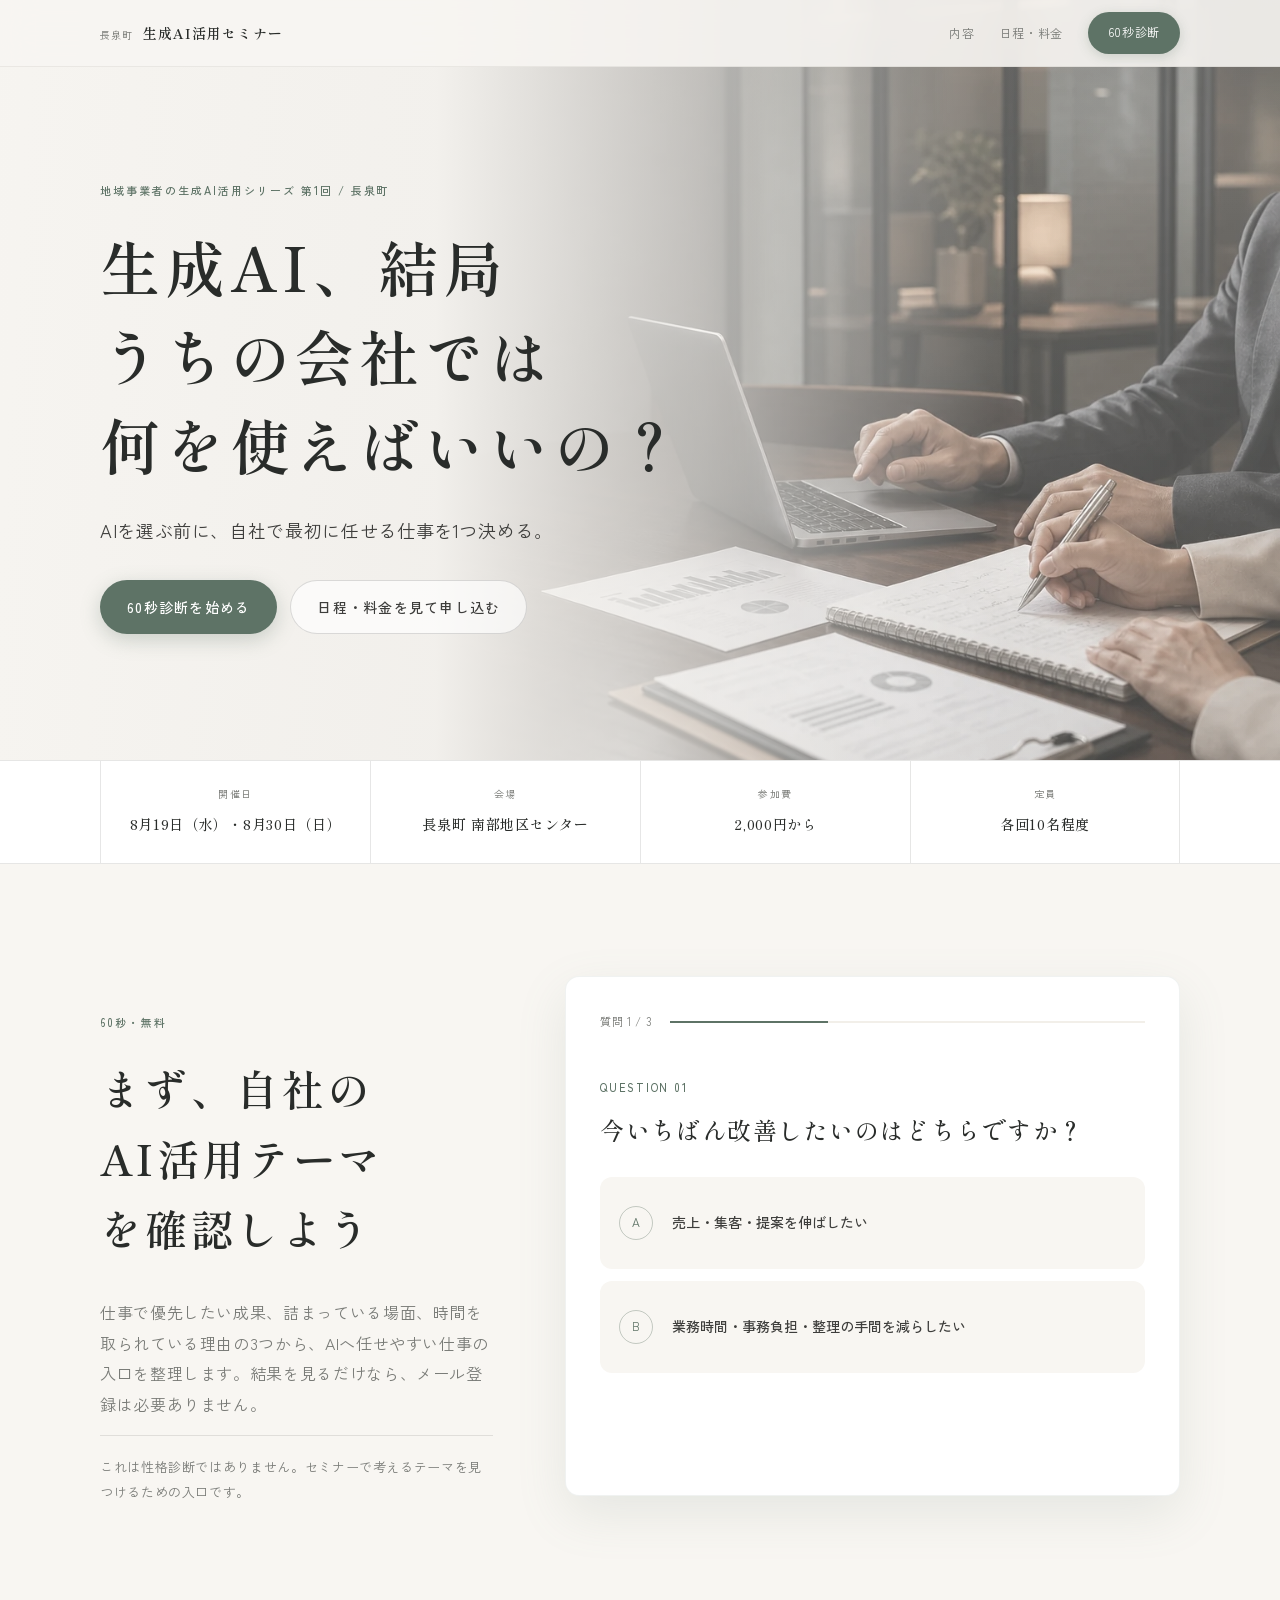
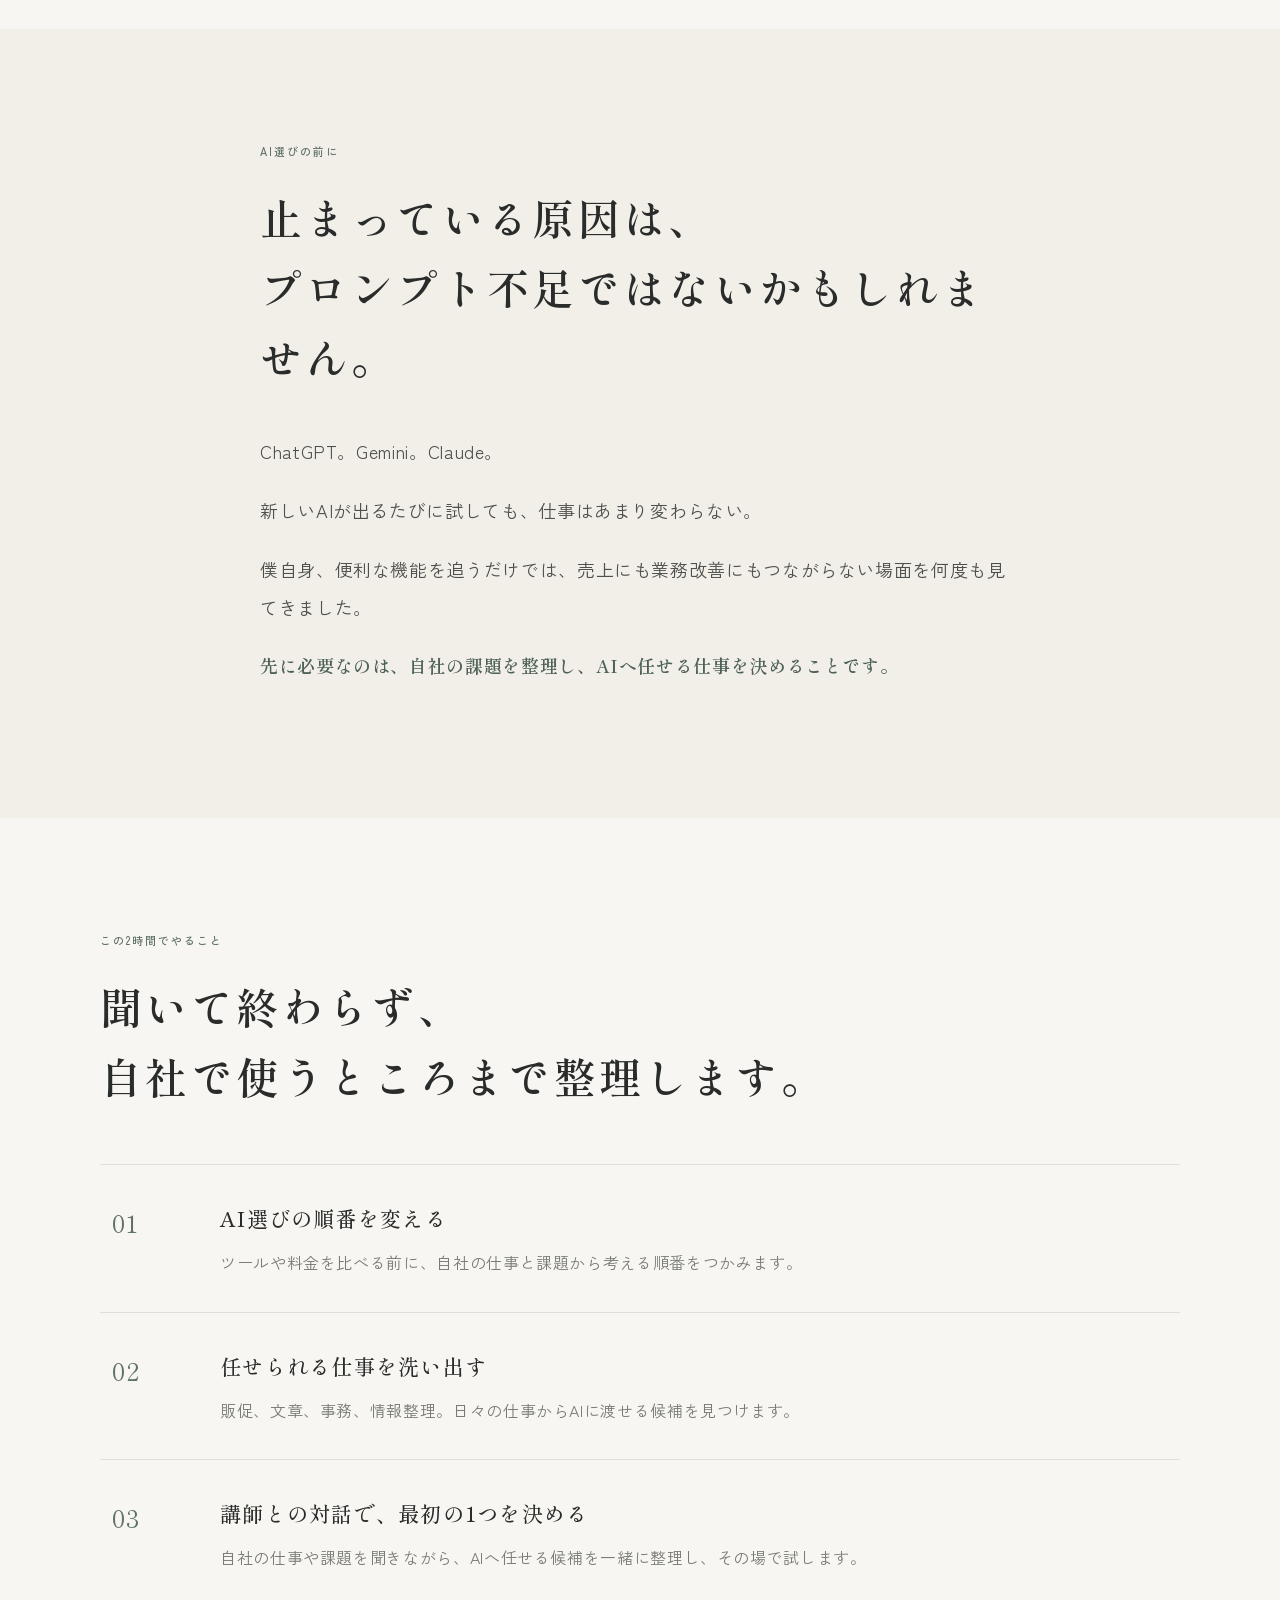
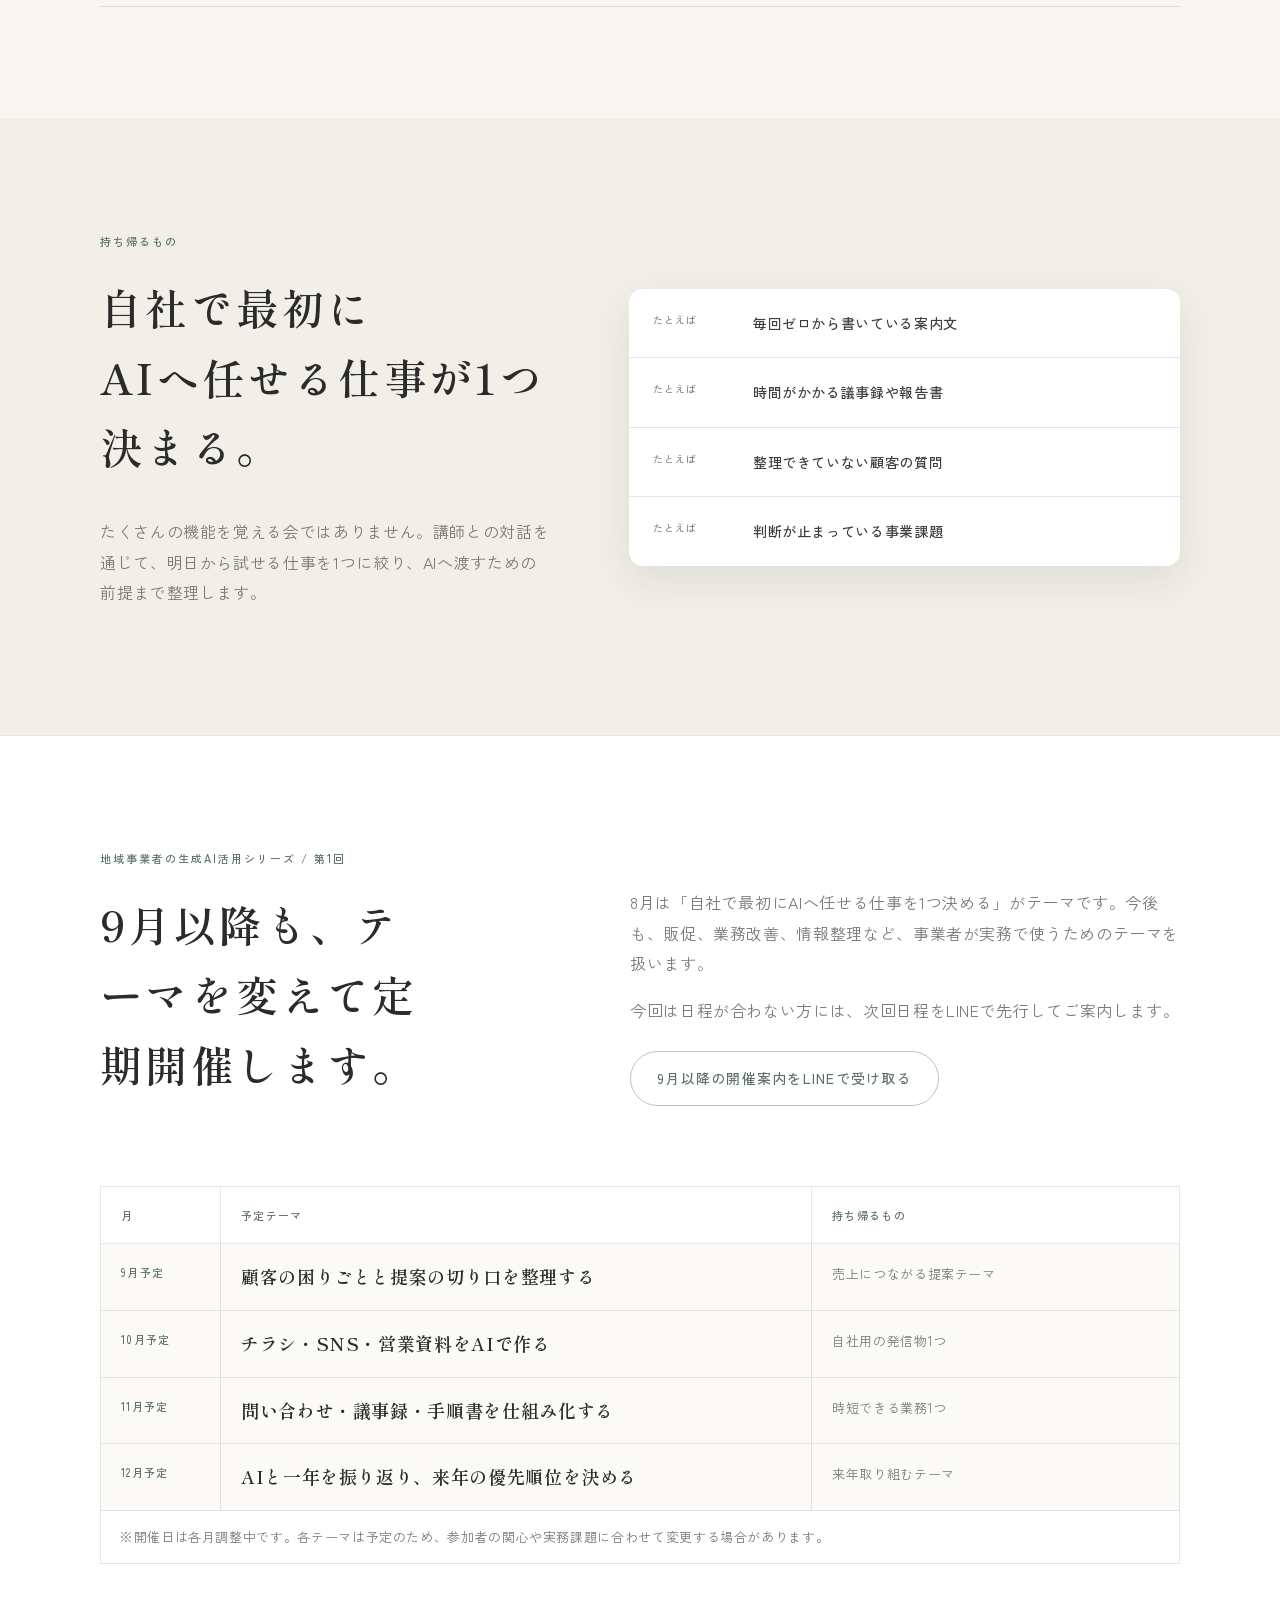
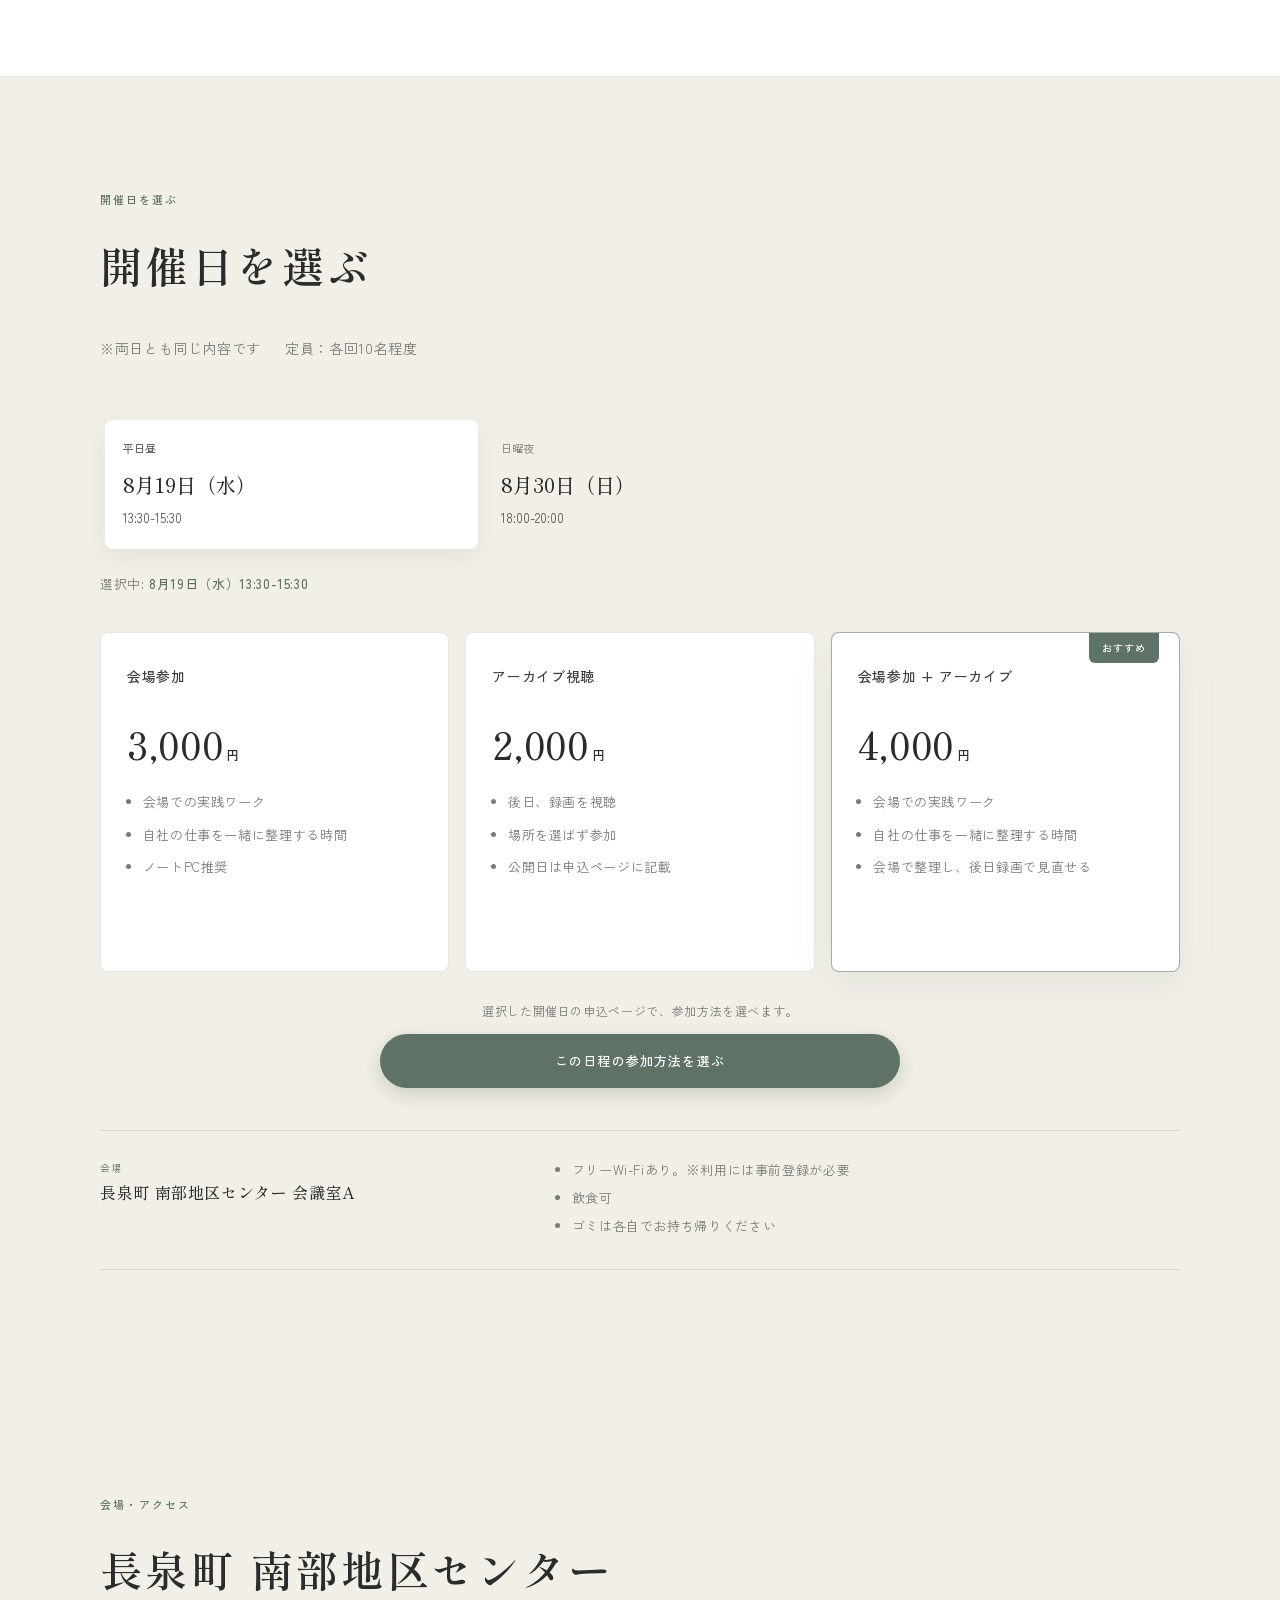
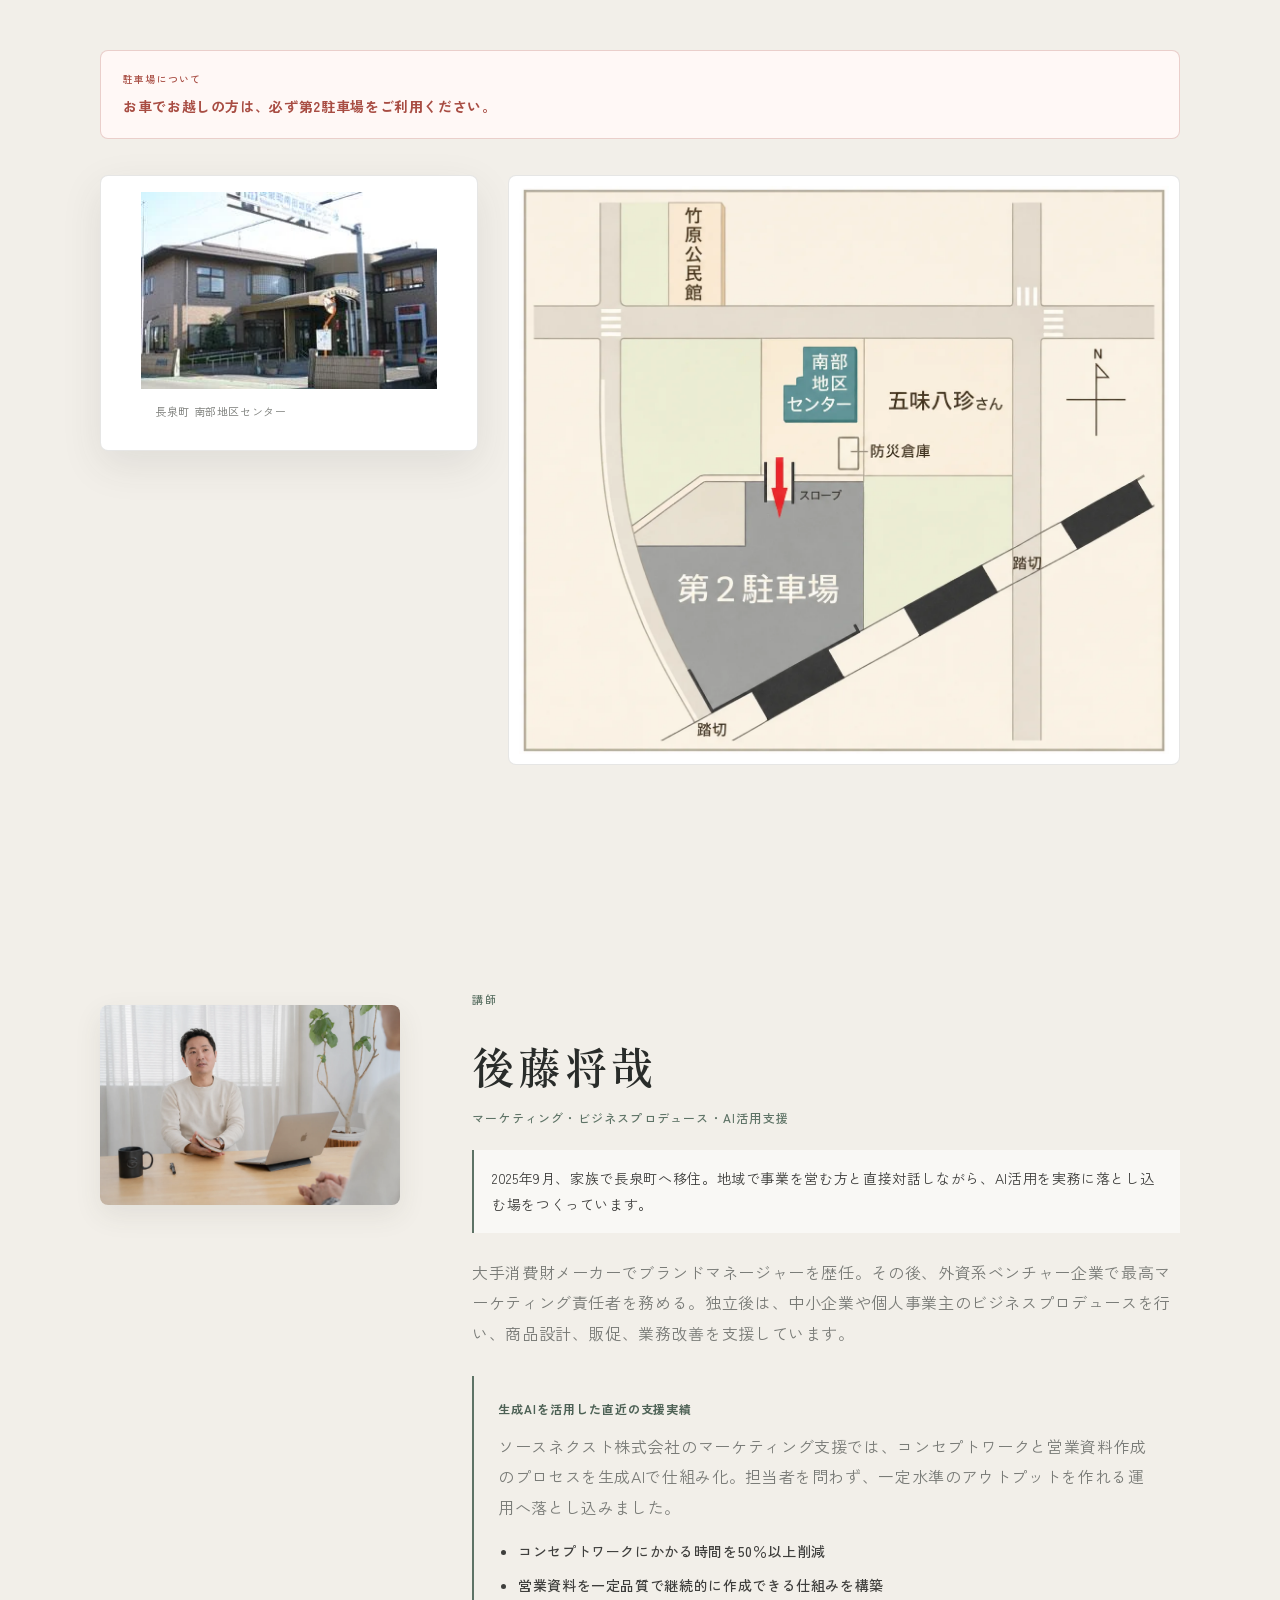
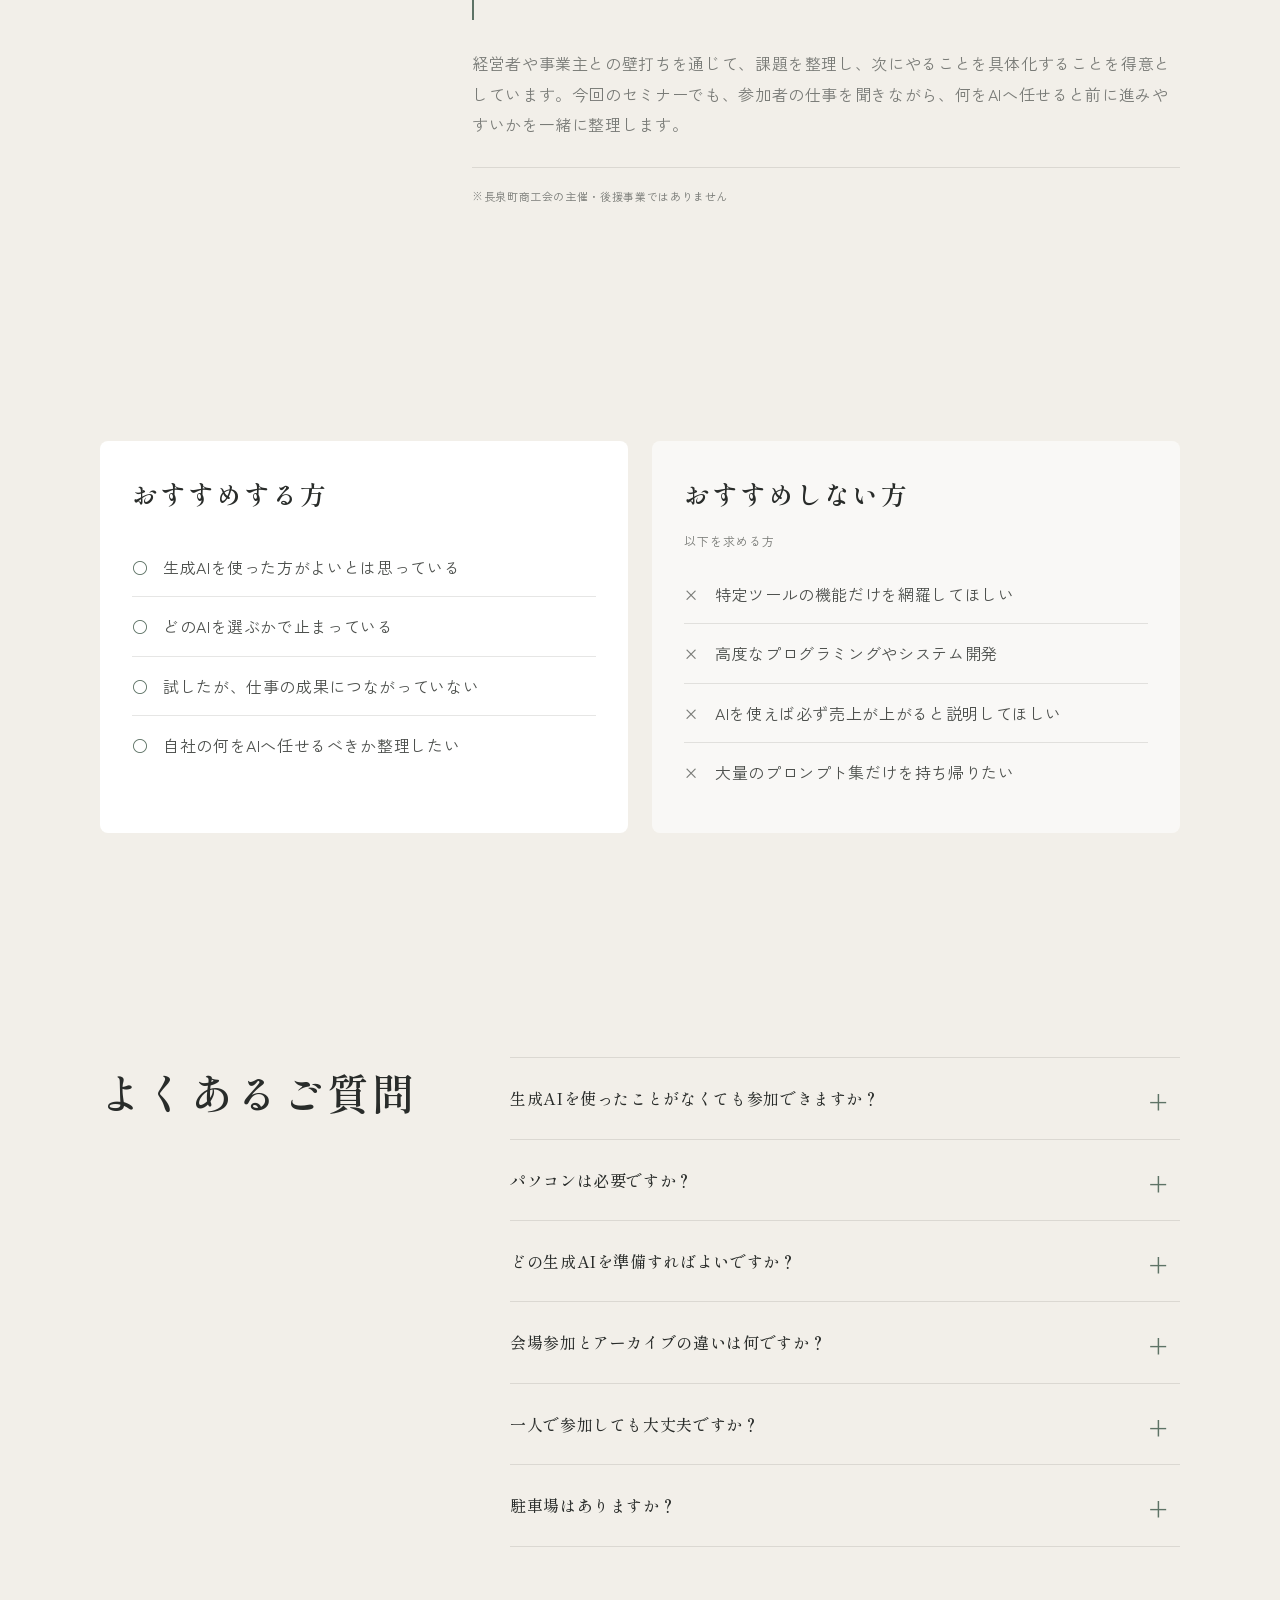
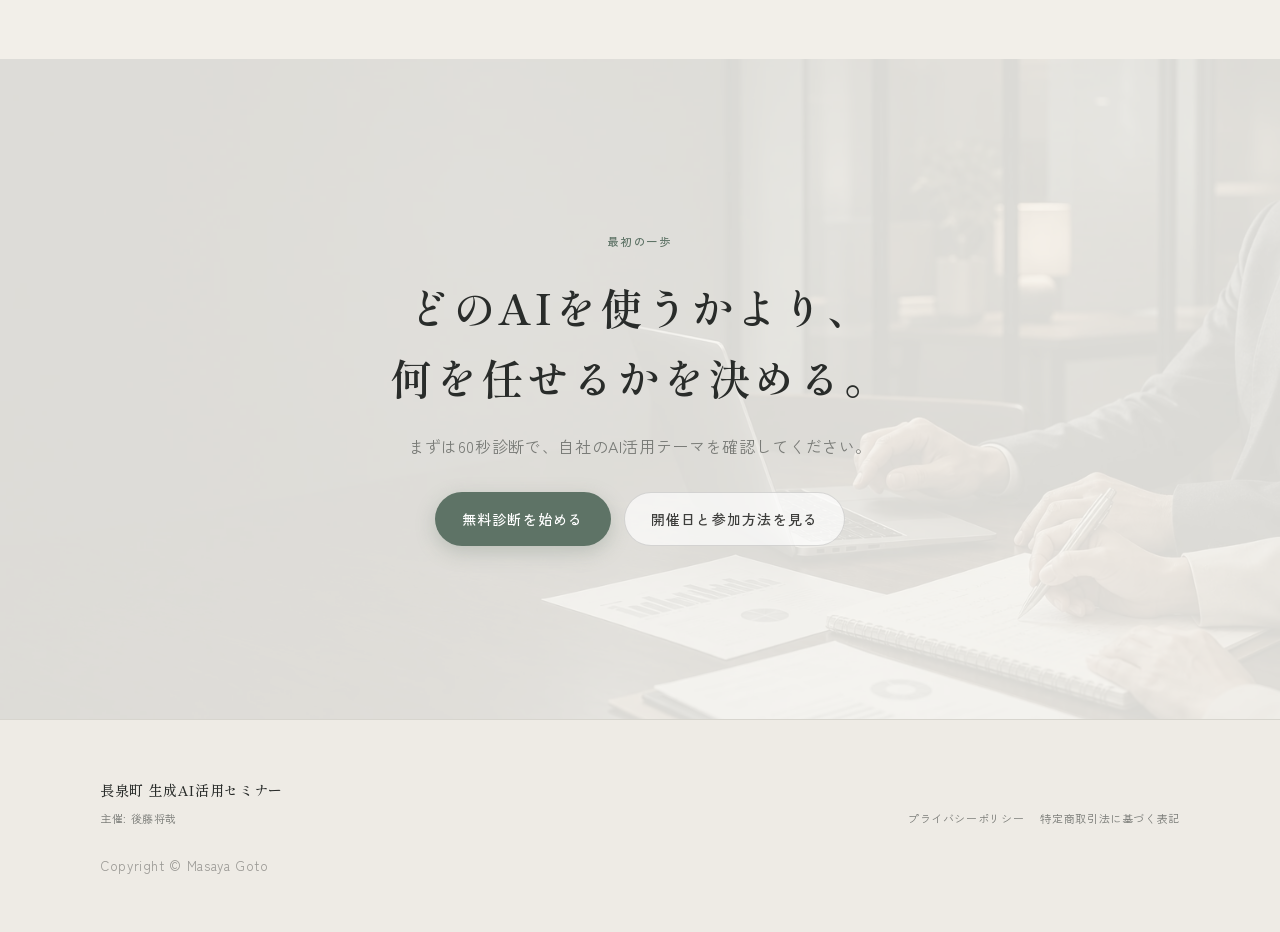
<file: index.html>
<!doctype html>
<html lang="ja">
<head>
  <meta charset="utf-8">
  <meta name="viewport" content="width=device-width, initial-scale=1">
  <base href="/">
  <meta name="robots" content="noindex,nofollow">
  <meta name="description" content="長泉町で開催する少人数の生成AI活用セミナー。自社で最初にAIへ任せる仕事を1つ決める、実践型の2時間です。">
  <meta name="theme-color" content="#f8f6f2">
  <meta property="og:title" content="長泉町 生成AI活用セミナー">
  <meta property="og:description" content="生成AI、結局うちの会社では何を使えばいいの？ AIを選ぶ前に、自社で最初に任せる仕事を1つ決めます。">
  <meta property="og:type" content="website">
  <meta property="og:image" content="assets/hero-v2.webp">
  <title>長泉町 生成AI活用セミナー | 後藤将哉</title>
  <link rel="preconnect" href="https://fonts.googleapis.com">
  <link rel="preconnect" href="https://fonts.gstatic.com" crossorigin>
  <link href="https://fonts.googleapis.com/css2?family=Shippori+Mincho:wght@400;500;600&family=Zen+Kaku+Gothic+New:wght@400;500;700&display=swap" rel="stylesheet">
  <link rel="stylesheet" href="styles.css?v=20260727-resultcta1">
</head>
<body>
  <a class="skip-link" href="#main">本文へ移動</a>

  <header class="site-header" data-header>
    <div class="header-inner">
      <a class="brand" href="#top" aria-label="ページ上部へ戻る">
        <span>長泉町</span>
        <strong>生成AI活用セミナー</strong>
      </a>
      <nav class="desktop-nav" aria-label="ページ内メニュー">
        <a href="#program">内容</a>
        <a href="#dates">日程・料金</a>
        <a class="nav-cta" href="#diagnosis">60秒診断</a>
      </nav>
      <button class="menu-button" type="button" aria-label="メニューを開く" aria-expanded="false" data-menu-button>
        <span></span><span></span>
      </button>
    </div>
    <nav class="mobile-nav" aria-label="スマートフォン用メニュー" data-mobile-nav hidden>
      <a href="#diagnosis">60秒診断</a>
      <a href="#program">セミナー内容</a>
      <a href="#dates">日程・料金</a>
      <a href="#profile">講師</a>
    </nav>
  </header>

  <main id="main">
    <section class="hero" id="top">
      <img class="hero-image" src="assets/hero-v2.webp" alt="上質なオフィスで、ノートとパソコンを前に自社の仕事を整理する手元" width="1536" height="1024" fetchpriority="high">
      <div class="hero-shade"></div>
      <div class="hero-inner">
        <p class="hero-kicker">地域事業者の生成AI活用シリーズ 第1回 / 長泉町</p>
        <h1><span class="line-phrase">生成AI、結局</span><span class="line-phrase">うちの会社では</span><br><span class="line-phrase">何を使えばいいの？</span></h1>
        <p class="hero-lead">AIを選ぶ前に、<br class="mobile-only">自社で最初に任せる仕事を1つ決める。</p>
        <div class="hero-actions">
          <a class="button button-primary" href="#diagnosis">60秒診断を始める</a>
          <a class="button button-ghost" href="#dates">日程・料金を見て申し込む</a>
        </div>
      </div>
    </section>

    <section class="fact-band" aria-label="開催概要">
      <div class="fact-grid">
        <div><span>開催日</span><strong>8月19日（水）・8月30日（日）</strong></div>
        <div><span>会場</span><strong>長泉町 南部地区センター</strong></div>
        <div><span>参加費</span><strong>2,000円から</strong></div>
        <div><span>定員</span><strong>各回10名程度</strong></div>
      </div>
    </section>

    <section class="section diagnosis-section" id="diagnosis">
      <div class="section-inner diagnosis-layout">
        <div class="diagnosis-intro reveal">
          <p class="section-label">60秒・無料</p>
          <h2>まず、自社のAI活用テーマを確認しよう</h2>
          <p>仕事で優先したい成果、詰まっている場面、時間を取られている理由の3つから、AIへ任せやすい仕事の入口を整理します。結果を見るだけなら、メール登録は必要ありません。</p>
          <p class="quiet-note">これは性格診断ではありません。セミナーで考えるテーマを見つけるための入口です。</p>
        </div>

        <div class="diagnosis-tool reveal" data-diagnosis aria-live="polite">
          <div class="diagnosis-head">
            <span data-diagnosis-status>質問 1 / 3</span>
            <div class="progress-track" aria-hidden="true"><span data-progress></span></div>
          </div>
          <div data-question-view>
            <p class="question-number" data-question-number>QUESTION 01</p>
            <h3 data-question-title></h3>
            <div class="answer-list" data-answer-list></div>
          </div>
          <div class="result-view" data-result-view hidden>
            <p class="result-kicker">あなたの活用テーマ</p>
            <h3 data-result-title></h3>
            <p class="result-summary" data-result-summary></p>
            <p class="result-goal" data-result-goal></p>
            <div class="result-candidates">
              <h4>AIへ任せる候補</h4>
              <ul data-result-candidates></ul>
            </div>
            <div class="result-first-step">
              <h4>最初の一歩</h4>
              <p data-result-first-step></p>
            </div>
            <div class="result-actions">
              <div class="result-resource">
                <p class="result-resource-label">無料登録特典</p>
                <strong>タイプ別「AIに任せる仕事の整理シート」</strong>
                <p>診断結果をもとに、AIへ任せる候補と最初の一歩を整理できます。セミナーに参加しない方も受け取れます。</p>
                <button class="button button-resource" type="button" data-lead-cta>メールで無料で受け取る</button>
              </div>
              <a class="button button-ghost result-seminar-button" href="#dates">セミナーでAIに任せる仕事を決める</a>
            </div>
            <button class="restart-button" type="button" data-restart>もう一度診断する</button>
          </div>
        </div>
      </div>
    </section>

    <section class="section premise-section">
      <div class="section-inner narrow reveal">
        <p class="section-label">AI選びの前に</p>
        <h2>止まっている原因は、<br>プロンプト不足ではないかもしれません。</h2>
        <div class="statement-copy">
          <p>ChatGPT。Gemini。Claude。</p>
          <p>新しいAIが出るたびに試しても、仕事はあまり変わらない。</p>
          <p>僕自身、便利な機能を追うだけでは、売上にも業務改善にもつながらない場面を何度も見てきました。</p>
          <p><strong>先に必要なのは、自社の課題を整理し、AIへ任せる仕事を決めることです。</strong></p>
        </div>
      </div>
    </section>

    <section class="section program-section" id="program">
      <div class="section-inner">
        <div class="section-heading reveal">
          <p class="section-label">この2時間でやること</p>
          <h2>聞いて終わらず、<br>自社で使うところまで整理します。</h2>
        </div>
        <div class="program-list">
          <article class="program-item reveal">
            <span>01</span>
            <div>
              <h3>AI選びの順番を変える</h3>
              <p>ツールや料金を比べる前に、自社の仕事と課題から考える順番をつかみます。</p>
            </div>
          </article>
          <article class="program-item reveal">
            <span>02</span>
            <div>
              <h3>任せられる仕事を洗い出す</h3>
              <p>販促、文章、事務、情報整理。日々の仕事からAIに渡せる候補を見つけます。</p>
            </div>
          </article>
          <article class="program-item reveal">
            <span>03</span>
            <div>
              <h3>講師との対話で、最初の1つを決める</h3>
              <p>自社の仕事や課題を聞きながら、AIへ任せる候補を一緒に整理し、その場で試します。</p>
            </div>
          </article>
        </div>
      </div>
    </section>

    <section class="section outcome-section">
      <div class="section-inner outcome-layout">
        <div class="outcome-copy reveal">
          <p class="section-label">持ち帰るもの</p>
          <h2>自社で最初に<br>AIへ任せる仕事が1つ決まる。</h2>
          <p>たくさんの機能を覚える会ではありません。講師との対話を通じて、明日から試せる仕事を1つに絞り、AIへ渡すための前提まで整理します。</p>
        </div>
        <div class="outcome-notes reveal">
          <div><span>たとえば</span><strong>毎回ゼロから書いている案内文</strong></div>
          <div><span>たとえば</span><strong>時間がかかる議事録や報告書</strong></div>
          <div><span>たとえば</span><strong>整理できていない顧客の質問</strong></div>
          <div><span>たとえば</span><strong>判断が止まっている事業課題</strong></div>
        </div>
      </div>
    </section>

    <section class="section series-section" id="series">
      <div class="section-inner series-layout">
        <div class="series-heading reveal">
          <p class="section-label">地域事業者の生成AI活用シリーズ / 第1回</p>
          <h2>9月以降も、テーマを変えて定期開催します。</h2>
        </div>
        <div class="series-copy reveal">
          <p>8月は「自社で最初にAIへ任せる仕事を1つ決める」がテーマです。今後も、販促、業務改善、情報整理など、事業者が実務で使うためのテーマを扱います。</p>
          <p>今回は日程が合わない方には、次回日程をLINEで先行してご案内します。</p>
          <button class="button button-dark" type="button" data-line-cta>9月以降の開催案内をLINEで受け取る</button>
        </div>
        <div class="series-plan reveal" aria-label="9月以降の開催予定">
          <div class="series-row series-row-head" aria-hidden="true">
            <span>月</span>
            <span>予定テーマ</span>
            <span>持ち帰るもの</span>
          </div>
          <div class="series-row">
            <span>9月予定</span>
            <strong>顧客の困りごとと提案の切り口を整理する</strong>
            <p>売上につながる提案テーマ</p>
          </div>
          <div class="series-row">
            <span>10月予定</span>
            <strong>チラシ・SNS・営業資料をAIで作る</strong>
            <p>自社用の発信物1つ</p>
          </div>
          <div class="series-row">
            <span>11月予定</span>
            <strong>問い合わせ・議事録・手順書を仕組み化する</strong>
            <p>時短できる業務1つ</p>
          </div>
          <div class="series-row">
            <span>12月予定</span>
            <strong>AIと一年を振り返り、来年の優先順位を決める</strong>
            <p>来年取り組むテーマ</p>
          </div>
          <p class="series-note">※開催日は各月調整中です。各テーマは予定のため、参加者の関心や実務課題に合わせて変更する場合があります。</p>
        </div>
      </div>
    </section>

    <section class="section date-section" id="dates">
      <div class="section-inner">
        <div class="section-heading reveal">
          <p class="section-label">開催日を選ぶ</p>
          <h2>開催日を選ぶ</h2>
          <div class="date-meta">
            <p>※両日とも同じ内容です</p>
            <p>定員：各回10名程度</p>
          </div>
        </div>

        <div class="date-switcher reveal" role="group" aria-label="開催日を選択">
          <button class="date-option is-active" type="button" data-date-select="20260819" aria-pressed="true">
            <span>平日昼</span>
            <strong>8月19日（水）</strong>
            <small>13:30-15:30</small>
          </button>
          <button class="date-option" type="button" data-date-select="20260830" aria-pressed="false">
            <span>日曜夜</span>
            <strong>8月30日（日）</strong>
            <small>18:00-20:00</small>
          </button>
        </div>

        <div class="selected-date reveal" aria-live="polite">
          選択中: <strong data-selected-date-label>8月19日（水）13:30-15:30</strong>
        </div>

        <div class="price-list">
          <article class="price-item reveal">
            <div class="price-main">
              <p>会場参加</p>
              <strong>3,000<small>円</small></strong>
            </div>
            <ul>
              <li>会場での実践ワーク</li>
              <li>自社の仕事を一緒に整理する時間</li>
              <li>ノートPC推奨</li>
            </ul>
          </article>
          <article class="price-item reveal">
            <div class="price-main">
              <p>アーカイブ視聴</p>
              <strong>2,000<small>円</small></strong>
            </div>
            <ul>
              <li>後日、録画を視聴</li>
              <li>場所を選ばず参加</li>
              <li>公開日は申込ページに記載</li>
            </ul>
          </article>
          <article class="price-item price-item-featured reveal">
            <span class="price-badge">おすすめ</span>
            <div class="price-main">
              <p>会場参加 + アーカイブ</p>
              <strong>4,000<small>円</small></strong>
            </div>
            <ul>
              <li>会場での実践ワーク</li>
              <li>自社の仕事を一緒に整理する時間</li>
              <li>会場で整理し、後日録画で見直せる</li>
            </ul>
          </article>
        </div>

        <div class="checkout-action reveal">
          <p>選択した開催日の申込ページで、参加方法を選べます。</p>
          <button class="button button-primary purchase-button" type="button" data-checkout>この日程の参加方法を選ぶ</button>
        </div>

        <div class="venue-note reveal">
          <div>
            <span>会場</span>
            <strong>長泉町 南部地区センター 会議室A</strong>
          </div>
          <ul>
            <li>フリーWi-Fiあり。※利用には事前登録が必要</li>
            <li>飲食可</li>
            <li>ゴミは各自でお持ち帰りください</li>
          </ul>
        </div>
      </div>
    </section>

    <section class="section venue-section" id="venue">
      <div class="section-inner">
        <div class="section-heading reveal">
          <p class="section-label">会場・アクセス</p>
          <h2>長泉町 南部地区センター</h2>
        </div>
        <p class="parking-alert reveal"><span>駐車場について</span><strong>お車でお越しの方は、必ず第2駐車場をご利用ください。</strong></p>
        <div class="venue-layout">
          <a class="venue-link venue-photo reveal" href="https://www.town.nagaizumi.lg.jp/soshiki/madoguchi/nanbuchiku_c/1740.html" target="_blank" rel="noopener noreferrer" aria-label="長泉町南部地区センターの公式案内を新しいタブで開く">
            <figure>
              <img src="assets/venue-southern-district-center.webp" alt="長泉町南部地区センターの外観" width="300" height="199" loading="lazy">
              <figcaption>長泉町 南部地区センター</figcaption>
            </figure>
          </a>
          <a class="venue-link venue-map-wrap reveal" href="https://www.town.nagaizumi.lg.jp/soshiki/madoguchi/nanbuchiku_c/1740.html" target="_blank" rel="noopener noreferrer" aria-label="長泉町南部地区センターの公式案内を新しいタブで開く">
            <img src="assets/venue-map-v2.webp" alt="長泉町南部地区センターと第2駐車場の案内図。赤い矢印が会場入口への経路を示しています。" width="1343" height="1174" loading="lazy">
          </a>
        </div>
      </div>
    </section>

    <section class="section profile-section" id="profile">
      <div class="section-inner profile-layout">
        <div class="profile-image-wrap reveal">
          <img src="assets/masaya-goto-seminar.webp" alt="講師 後藤将哉が対話しながら話している様子" width="1536" height="1024" loading="lazy">
        </div>
        <div class="profile-copy reveal">
          <p class="section-label">講師</p>
          <h2>後藤将哉</h2>
          <p class="profile-role">マーケティング・ビジネスプロデュース・AI活用支援</p>
          <p class="profile-local">2025年9月、家族で長泉町へ移住。地域で事業を営む方と直接対話しながら、AI活用を実務に落とし込む場をつくっています。</p>
          <p>大手消費財メーカーでブランドマネージャーを歴任。その後、外資系ベンチャー企業で最高マーケティング責任者を務める。独立後は、中小企業や個人事業主のビジネスプロデュースを行い、商品設計、販促、業務改善を支援しています。</p>
          <div class="profile-proof">
            <p class="profile-proof-label">生成AIを活用した直近の支援実績</p>
            <p>ソースネクスト株式会社のマーケティング支援では、コンセプトワークと営業資料作成のプロセスを生成AIで仕組み化。担当者を問わず、一定水準のアウトプットを作れる運用へ落とし込みました。</p>
            <ul>
              <li>コンセプトワークにかかる時間を50％以上削減</li>
              <li>営業資料を一定品質で継続的に作成できる仕組みを構築</li>
            </ul>
          </div>
          <p>経営者や事業主との壁打ちを通じて、課題を整理し、次にやることを具体化することを得意としています。今回のセミナーでも、参加者の仕事を聞きながら、何をAIへ任せると前に進みやすいかを一緒に整理します。</p>
          <p class="profile-note">※長泉町商工会の主催・後援事業ではありません</p>
        </div>
      </div>
    </section>

    <section class="section fit-section">
      <div class="section-inner fit-layout">
        <div class="fit-block reveal">
          <h2>おすすめする方</h2>
          <ul class="check-list">
            <li>生成AIを使った方がよいとは思っている</li>
            <li>どのAIを選ぶかで止まっている</li>
            <li>試したが、仕事の成果につながっていない</li>
            <li>自社の何をAIへ任せるべきか整理したい</li>
          </ul>
        </div>
        <div class="fit-block fit-block-muted reveal">
          <h2>おすすめしない方</h2>
          <p class="fit-subnote">以下を求める方</p>
          <ul class="plain-list">
            <li>特定ツールの機能だけを網羅してほしい</li>
            <li>高度なプログラミングやシステム開発</li>
            <li>AIを使えば必ず売上が上がると説明してほしい</li>
            <li>大量のプロンプト集だけを持ち帰りたい</li>
          </ul>
        </div>
      </div>
    </section>

    <section class="section faq-section" id="faq">
      <div class="section-inner faq-layout">
        <div class="section-heading reveal">
          <h2>よくあるご質問</h2>
        </div>
        <div class="faq-list reveal">
          <details>
            <summary>生成AIを使ったことがなくても参加できますか？</summary>
            <p>参加できます。基本操作だけを長く説明する会ではありませんが、初めての方でも進められるように当日サポートします。</p>
          </details>
          <details>
            <summary>パソコンは必要ですか？</summary>
            <p>ノートPCを推奨します。タブレットやスマートフォンでも参加できます。筆記用具とノートまたはメモ帳もお持ちください。</p>
          </details>
          <details>
            <summary>どの生成AIを準備すればよいですか？</summary>
            <p>普段使っているものがあれば、そのままで構いません。使っていない方には、当日取り組みやすい方法をご案内します。</p>
          </details>
          <details>
            <summary>会場参加とアーカイブの違いは何ですか？</summary>
            <p>会場では実際に手を動かし、その場で質問できます。アーカイブは後日、ご自身の時間で録画を視聴する参加方法です。</p>
          </details>
          <details>
            <summary>一人で参加しても大丈夫ですか？</summary>
            <p>大丈夫です。少人数で、自社の仕事を整理する時間を中心に進めます。</p>
          </details>
          <details>
            <summary>駐車場はありますか？</summary>
            <p>お車でお越しの方は、必ず第2駐車場をご利用ください。会場前の駐車場にはお停めにならないようお願いします。</p>
          </details>
        </div>
      </div>
    </section>

    <section class="final-cta">
      <img src="assets/hero-v2.webp" alt="" width="1536" height="1024" loading="lazy">
      <div class="final-cta-shade"></div>
      <div class="final-cta-inner reveal">
        <p class="section-label">最初の一歩</p>
        <h2>どのAIを使うかより、<br>何を任せるかを決める。</h2>
        <p>まずは60秒診断で、自社のAI活用テーマを確認してください。</p>
        <div class="final-actions">
          <a class="button button-primary" href="#diagnosis">無料診断を始める</a>
          <a class="button button-ghost" href="#dates">開催日と参加方法を見る</a>
        </div>
      </div>
    </section>
  </main>

  <footer class="site-footer">
    <div class="footer-inner">
      <div>
        <strong>長泉町 生成AI活用セミナー</strong>
        <p>主催: 後藤将哉</p>
      </div>
      <nav aria-label="法務情報">
        <a href="https://sub.masaya-goto.com/p/privacy_policy" target="_blank" rel="noopener">プライバシーポリシー</a>
        <a href="https://sub.masaya-goto.com/p/sctl" target="_blank" rel="noopener">特定商取引法に基づく表記</a>
      </nav>
      <small>Copyright &copy; Masaya Goto</small>
    </div>
  </footer>

  <div class="toast" role="status" aria-live="polite" data-toast hidden></div>
  <script src="config.js?v=20260714-series1"></script>
  <script src="app.js?v=20260714-series1"></script>
</body>
</html>
</file>
<file: styles.css>
:root {
  --ink: #3e3e3c;
  --ink-strong: #292c2a;
  --text: #4d504d;
  --muted: #797b77;
  --paper: #f8f6f2;
  --paper-deep: #f2efe9;
  --white: #ffffff;
  --line: rgba(62, 62, 60, 0.13);
  --accent: #5e7366;
  --accent-dark: #4d6155;
  --accent-pale: #e8ede9;
  --alert: #a84d43;
  --max: 1080px;
  --radius: 8px;
  --sans: "Zen Kaku Gothic New", "Noto Sans JP", "Hiragino Kaku Gothic ProN", sans-serif;
  --serif: "Shippori Mincho", "Noto Serif JP", "Yu Mincho", serif;
  --shadow: 0 14px 40px rgba(62, 62, 60, 0.1);
}

* { box-sizing: border-box; }
html { scroll-behavior: smooth; }
body {
  margin: 0;
  color: var(--text);
  background: var(--paper);
  font-family: var(--sans);
  font-size: 16px;
  line-height: 1.9;
  letter-spacing: 0.04em;
}

body,
button,
a { -webkit-font-smoothing: antialiased; }

img { display: block; max-width: 100%; }
a { color: inherit; text-decoration: none; }
button { font: inherit; }
h1, h2, h3, h4, p { margin-top: 0; }
h1, h2, h3 { text-wrap: balance; }
ul { margin-top: 0; }

.skip-link {
  position: fixed;
  z-index: 100;
  top: 8px;
  left: 8px;
  padding: 10px 14px;
  color: var(--ink);
  background: var(--white);
  transform: translateY(-160%);
}
.skip-link:focus { transform: translateY(0); }
.mobile-only { display: none; }

.site-header {
  position: fixed;
  z-index: 50;
  inset: 0 0 auto;
  color: var(--ink);
  background: rgba(248, 246, 242, 0.9);
  border-bottom: 1px solid rgba(62, 62, 60, 0.08);
  backdrop-filter: blur(16px);
}

.header-inner {
  width: min(var(--max), calc(100% - 40px));
  min-height: 66px;
  margin: 0 auto;
  display: flex;
  align-items: center;
  justify-content: space-between;
  gap: 24px;
}

.brand { display: flex; min-width: 0; align-items: baseline; gap: 9px; }
.brand span { color: var(--muted); font-size: 10px; letter-spacing: 0.12em; }
.brand strong { color: var(--ink-strong); font-family: var(--serif); font-size: 14px; font-weight: 600; letter-spacing: 0.08em; white-space: nowrap; }
.desktop-nav { display: flex; align-items: center; gap: 25px; font-size: 12px; }
.desktop-nav > a:not(.nav-cta) { color: var(--muted); transition: color 180ms ease; }
.desktop-nav > a:not(.nav-cta):hover { color: var(--accent); }
.nav-cta {
  padding: 9px 20px 10px;
  color: var(--white);
  background: var(--accent);
  border-radius: 40px;
  box-shadow: 0 3px 12px rgba(94, 115, 102, 0.24);
  transition: transform 200ms ease, box-shadow 200ms ease, background 200ms ease;
}
.nav-cta:hover { background: var(--accent-dark); box-shadow: 0 6px 16px rgba(94, 115, 102, 0.26); transform: translateY(-1px); }
.menu-button,
.mobile-nav { display: none; }

.hero {
  position: relative;
  min-height: 760px;
  display: flex;
  align-items: center;
  overflow: hidden;
  color: var(--ink);
  background: var(--paper);
}
.hero-image,
.hero-shade { position: absolute; inset: 0; width: 100%; height: 100%; }
.hero-image { object-fit: cover; object-position: 61% center; filter: saturate(0.68) contrast(0.94) brightness(1.04); }
.hero-shade {
  background:
    linear-gradient(90deg, rgba(248, 246, 242, 0.99) 0%, rgba(248, 246, 242, 0.96) 34%, rgba(248, 246, 242, 0.62) 55%, rgba(248, 246, 242, 0.08) 78%),
    linear-gradient(180deg, rgba(248, 246, 242, 0.32), rgba(248, 246, 242, 0.18));
}
.hero-inner {
  position: relative;
  z-index: 2;
  width: min(var(--max), calc(100% - 40px));
  margin: 0 auto;
  padding: 132px 0 78px;
}
.hero-kicker,
.section-label {
  margin-bottom: 20px;
  color: var(--accent);
  font-size: 11px;
  font-weight: 500;
  letter-spacing: 0.18em;
  text-transform: uppercase;
}
.hero h1 {
  max-width: 710px;
  margin-bottom: 25px;
  color: var(--ink-strong);
  font-family: var(--serif);
  font-size: clamp(40px, 4.7vw, 64px);
  font-weight: 600;
  line-height: 1.48;
  letter-spacing: 0.08em;
  word-break: keep-all;
  overflow-wrap: normal;
}
.line-phrase { display: inline-block; white-space: nowrap; }
.hero-lead { max-width: 560px; margin-bottom: 32px; color: var(--ink); font-size: 18px; line-height: 1.95; }
.hero-actions,
.final-actions { display: flex; flex-wrap: wrap; gap: 13px; }

.button {
  min-height: 54px;
  padding: 13px 26px;
  display: inline-flex;
  align-items: center;
  justify-content: center;
  border: 1px solid transparent;
  border-radius: 40px;
  cursor: pointer;
  font-size: 14px;
  font-weight: 500;
  letter-spacing: 0.09em;
  transition: transform 250ms cubic-bezier(0.2, 0.7, 0.3, 1), box-shadow 250ms ease, background 250ms ease, color 250ms ease;
}
.button:hover { transform: translateY(-2px); }
.button-primary { color: var(--white); background: var(--accent); box-shadow: 0 6px 20px rgba(94, 115, 102, 0.28); }
.button-primary:hover { background: var(--accent-dark); box-shadow: 0 10px 26px rgba(94, 115, 102, 0.3); }
.button-ghost { color: var(--ink); background: rgba(255, 255, 255, 0.66); border-color: rgba(62, 62, 60, 0.18); }
.button-ghost:hover { color: var(--accent-dark); background: var(--white); border-color: rgba(94, 115, 102, 0.35); }
.button-dark { color: var(--accent); background: transparent; border-color: rgba(94, 115, 102, 0.42); }
.button-dark:hover { color: var(--white); background: var(--accent); }

.fact-band { position: relative; z-index: 3; background: var(--white); border-top: 1px solid var(--line); border-bottom: 1px solid var(--line); }
.fact-grid { width: min(var(--max), 100%); margin: 0 auto; display: grid; grid-template-columns: repeat(4, minmax(0, 1fr)); }
.fact-grid div { padding: 23px 22px 25px; text-align: center; border-left: 1px solid var(--line); }
.fact-grid div:last-child { border-right: 1px solid var(--line); }
.fact-grid span { display: block; margin-bottom: 5px; color: var(--muted); font-size: 10px; letter-spacing: 0.14em; }
.fact-grid strong { color: var(--ink-strong); font-family: var(--serif); font-size: 14px; font-weight: 500; letter-spacing: 0.05em; }

.section { padding: 112px 20px; }
.section:nth-of-type(even) { background: var(--paper-deep); }
.section-inner { width: min(var(--max), 100%); margin: 0 auto; }
.section-inner.narrow { width: min(760px, 100%); }
.section h2,
.final-cta h2 {
  color: var(--ink-strong);
  font-family: var(--serif);
  font-size: clamp(31px, 3.3vw, 43px);
  font-weight: 600;
  line-height: 1.65;
  letter-spacing: 0.08em;
}
.section h3 { color: var(--ink-strong); font-family: var(--serif); font-weight: 500; letter-spacing: 0.06em; }
.section-heading { max-width: 760px; margin-bottom: 54px; }
.section-heading > p:last-child { max-width: 650px; margin-bottom: 0; color: var(--muted); }

.diagnosis-section { background: var(--paper); }
.diagnosis-layout { display: grid; grid-template-columns: minmax(0, 0.78fr) minmax(440px, 1.22fr); gap: 72px; align-items: start; }
.diagnosis-intro { padding-top: 36px; }
.diagnosis-intro > p:not(.section-label) { max-width: 470px; color: var(--muted); }
.diagnosis-intro .quiet-note { padding-top: 19px; border-top: 1px solid var(--line); font-size: 13px; }
.diagnosis-tool {
  min-height: 520px;
  padding: 34px;
  background: var(--white);
  border: 1px solid rgba(94, 115, 102, 0.09);
  border-radius: 14px;
  box-shadow: 0 18px 50px rgba(122, 143, 130, 0.14);
}
.diagnosis-head { margin-bottom: 45px; display: grid; grid-template-columns: auto 1fr; align-items: center; gap: 18px; color: var(--muted); font-size: 11px; }
.progress-track { height: 2px; overflow: hidden; background: var(--paper-deep); }
.progress-track span { width: 33.333%; height: 100%; display: block; background: var(--accent); transition: width 320ms ease; }
.question-number,
.result-kicker { margin-bottom: 12px; color: var(--accent); font-size: 11px; font-weight: 500; letter-spacing: 0.16em; }
.diagnosis-tool h3 { margin-bottom: 27px; font-size: 24px; line-height: 1.65; }
.answer-list { display: grid; gap: 12px; }
.answer-button {
  width: 100%;
  min-height: 92px;
  padding: 16px 18px;
  display: grid;
  grid-template-columns: 38px 1fr;
  align-items: center;
  gap: 15px;
  color: var(--ink);
  background: var(--paper);
  border: 1px solid transparent;
  border-radius: 12px;
  cursor: pointer;
  text-align: left;
  transition: transform 200ms ease, border-color 200ms ease, background 200ms ease, box-shadow 200ms ease;
}
.answer-button:hover { background: var(--white); border-color: rgba(94, 115, 102, 0.35); box-shadow: 0 8px 24px rgba(94, 115, 102, 0.1); transform: translateY(-2px); }
.answer-button > span { width: 34px; height: 34px; display: grid; place-items: center; color: var(--accent); border: 1px solid rgba(94, 115, 102, 0.35); border-radius: 50%; font-size: 12px; }
.answer-button strong { font-size: 14px; font-weight: 500; line-height: 1.7; }
.result-view h3 { margin-bottom: 13px; font-size: 31px; }
.result-summary { color: var(--muted); }
.result-goal { margin: 19px 0 0; padding: 12px 15px; color: var(--accent-dark); background: var(--accent-pale); font-size: 13px; font-weight: 500; }
.result-candidates { margin: 26px 0; padding: 22px; background: var(--paper); border-radius: var(--radius); }
.result-candidates h4,
.result-first-step h4 { margin-bottom: 11px; color: var(--accent); font-size: 12px; letter-spacing: 0.1em; }
.result-candidates ul { margin-bottom: 0; padding-left: 1.25em; }
.result-candidates li { margin-bottom: 5px; }
.result-first-step { margin: -8px 0 26px; padding: 0 3px 21px; border-bottom: 1px solid var(--line); }
.result-first-step p { margin-bottom: 0; color: var(--muted); font-size: 14px; }
.result-actions { display: grid; gap: 18px; }
.result-actions > .button { width: 100%; justify-self: stretch; }
.result-seminar-button { min-height: 49px; }
.result-resource {
  padding: 20px 21px 21px;
  background: var(--accent-pale);
  border-left: 3px solid var(--accent);
}
.result-resource-label { margin-bottom: 5px; color: var(--accent-dark); font-size: 10px; font-weight: 600; letter-spacing: 0.14em; }
.result-resource strong { display: block; margin-bottom: 7px; color: var(--ink-strong); font-family: var(--serif); font-size: 18px; font-weight: 600; line-height: 1.65; }
.result-resource > p:not(.result-resource-label) { margin-bottom: 15px; color: var(--text); font-size: 13px; line-height: 1.8; }
.button-resource { width: 100%; min-height: 49px; color: var(--accent-dark); background: var(--white); border-color: rgba(94, 115, 102, 0.36); box-shadow: 0 5px 16px rgba(94, 115, 102, 0.1); }
.button-resource:hover { color: var(--white); background: var(--accent); border-color: var(--accent); box-shadow: 0 8px 20px rgba(94, 115, 102, 0.2); }
.text-button,
.restart-button { padding: 8px 0; color: var(--accent); background: transparent; border: 0; border-bottom: 1px solid rgba(94, 115, 102, 0.4); cursor: pointer; font-size: 13px; }
.restart-button { margin-top: 22px; color: var(--muted); border-bottom-color: var(--line); }

.premise-section { background: var(--paper-deep); }
.statement-copy { margin-top: 42px; font-size: 18px; line-height: 2.1; }
.statement-copy p { margin-bottom: 21px; }
.statement-copy strong { color: var(--accent-dark); font-family: var(--serif); font-weight: 600; }

.program-section { background: var(--paper); }
.program-list { border-top: 1px solid var(--line); }
.program-item { padding: 34px 12px; display: grid; grid-template-columns: 80px 1fr; gap: 28px; border-bottom: 1px solid var(--line); transition: background 250ms ease, padding 250ms ease; }
.program-item:hover { padding-left: 24px; background: rgba(255, 255, 255, 0.55); }
.program-item > span { color: var(--accent); font-family: var(--serif); font-size: 25px; }
.program-item h3 { margin-bottom: 8px; font-size: 21px; }
.program-item p { max-width: 700px; margin-bottom: 0; color: var(--muted); }

.outcome-section { background: var(--paper-deep); }
.outcome-layout { display: grid; grid-template-columns: minmax(0, 0.9fr) minmax(0, 1.1fr); gap: 78px; align-items: center; }
.outcome-copy > p:last-child { max-width: 500px; color: var(--muted); }
.outcome-notes { background: var(--white); border-radius: 14px; box-shadow: var(--shadow); overflow: hidden; }
.outcome-notes div { padding: 21px 24px; display: grid; grid-template-columns: 82px 1fr; gap: 18px; border-bottom: 1px solid var(--line); }
.outcome-notes div:last-child { border-bottom: 0; }
.outcome-notes span { color: var(--accent); font-size: 10px; letter-spacing: 0.12em; }
.outcome-notes strong { color: var(--ink); font-size: 14px; font-weight: 500; }

.section.series-section { background: var(--white); border-top: 1px solid var(--line); border-bottom: 1px solid var(--line); }
.series-layout { display: grid; grid-template-columns: minmax(0, 0.9fr) minmax(0, 1.1fr); gap: 80px; align-items: start; }
.series-heading h2 { margin-bottom: 0; }
.series-copy { padding-top: 39px; }
.series-copy p { color: var(--muted); }
.series-copy .button { margin-top: 10px; }
.series-plan {
  grid-column: 1 / -1;
  border-top: 1px solid var(--line);
  border-left: 1px solid var(--line);
}
.series-row {
  display: grid;
  grid-template-columns: 120px minmax(0, 1.45fr) minmax(0, 0.9fr);
  border-right: 1px solid var(--line);
  border-bottom: 1px solid var(--line);
  background: rgba(248, 246, 242, 0.58);
}
.series-row > * {
  min-width: 0;
  margin: 0;
  padding: 18px 20px;
  border-right: 1px solid var(--line);
}
.series-row > *:last-child { border-right: 0; }
.series-row-head {
  color: var(--accent);
  background: var(--white);
}
.series-row-head span {
  margin-bottom: 0;
  font-size: 10px;
  font-weight: 700;
}
.series-plan span {
  display: block;
  margin-bottom: 0;
  color: var(--accent);
  font-size: 11px;
  font-weight: 500;
  letter-spacing: 0.12em;
}
.series-plan strong {
  display: block;
  color: var(--ink-strong);
  font-family: var(--serif);
  font-size: 18px;
  font-weight: 600;
  line-height: 1.65;
}
.series-plan p { color: var(--muted); font-size: 13px; line-height: 1.85; }
.series-note {
  margin-bottom: 0;
  padding: 14px 18px;
  border-right: 1px solid var(--line);
  border-bottom: 1px solid var(--line);
  color: var(--muted);
  background: var(--white);
  font-size: 12px;
}

.date-section { background: var(--paper); }
.date-meta { display: flex; flex-wrap: wrap; gap: 4px 24px; color: var(--muted); }
.date-meta p { margin-bottom: 0; font-size: 14px; }
.date-switcher { max-width: 760px; margin-bottom: 18px; padding: 5px; display: grid; grid-template-columns: 1fr 1fr; gap: 5px; background: var(--paper-deep); border-radius: 12px; }
.date-option { min-height: 116px; padding: 18px; color: var(--muted); background: transparent; border: 0; border-radius: var(--radius); cursor: pointer; text-align: left; transition: background 200ms ease, box-shadow 200ms ease, color 200ms ease; }
.date-option.is-active { color: var(--ink); background: var(--white); box-shadow: 0 8px 24px rgba(62, 62, 60, 0.08); }
.date-option span,
.date-option small { display: block; font-size: 11px; }
.date-option small { color: var(--text); font-size: 13px; }
.date-option strong { display: block; margin: 7px 0 2px; color: var(--ink-strong); font-family: var(--serif); font-size: 20px; font-weight: 500; }
.selected-date { margin-bottom: 35px; color: var(--muted); font-size: 13px; }
.selected-date strong { color: var(--accent); font-weight: 500; }
.price-list { display: grid; grid-template-columns: repeat(3, minmax(0, 1fr)); gap: 16px; }
.price-item { position: relative; min-height: 340px; padding: 30px 26px; display: flex; flex-direction: column; background: var(--white); border: 1px solid var(--line); border-radius: var(--radius); transition: transform 250ms ease, box-shadow 250ms ease, border-color 250ms ease; }
.price-item:hover { border-color: rgba(94, 115, 102, 0.28); box-shadow: 0 12px 36px rgba(122, 143, 130, 0.1); transform: translateY(-3px); }
.price-item-featured { border-color: rgba(94, 115, 102, 0.58); box-shadow: 0 12px 36px rgba(122, 143, 130, 0.13); }
.price-badge { position: absolute; top: 0; right: 20px; padding: 5px 13px 6px; color: var(--white); background: var(--accent); border-radius: 0 0 6px 6px; font-size: 10px; font-weight: 500; letter-spacing: 0.1em; }
.price-main { margin-bottom: 22px; }
.price-main p { min-height: 54px; margin-bottom: 8px; color: var(--ink); font-size: 14px; font-weight: 500; }
.price-main strong { color: var(--ink-strong); font-family: var(--serif); font-size: 38px; font-weight: 500; line-height: 1; }
.price-main small { margin-left: 3px; font-family: var(--sans); font-size: 13px; }
.price-item ul { flex: 1; padding-left: 1.2em; color: var(--muted); font-size: 13px; }
.price-item li { margin-bottom: 8px; }
.purchase-button { width: 100%; font-size: 13px; }
.checkout-action { width: min(520px, 100%); margin: 28px auto 0; text-align: center; }
.checkout-action p { margin-bottom: 12px; color: var(--muted); font-size: 12px; }
.venue-note { margin-top: 42px; padding: 27px 0; display: grid; grid-template-columns: minmax(260px, 0.8fr) minmax(0, 1.2fr); gap: 40px; border-top: 1px solid var(--line); border-bottom: 1px solid var(--line); }
.venue-note span { display: block; color: var(--accent); font-size: 10px; }
.venue-note strong { color: var(--ink-strong); font-family: var(--serif); font-weight: 500; }
.venue-note p { margin-bottom: 0; color: var(--muted); font-size: 13px; }
.venue-note ul { margin-bottom: 0; padding-left: 1.2em; color: var(--muted); font-size: 13px; }
.venue-note li { margin-bottom: 3px; }

.venue-section { background: var(--paper-deep); }
.parking-alert { margin: -8px 0 36px; padding: 18px 22px; color: var(--alert); background: #fff8f6; border: 1px solid rgba(168, 77, 67, 0.24); border-radius: var(--radius); font-size: 14px; }
.parking-alert span { display: block; margin-bottom: 5px; color: var(--alert); font-size: 10px; font-weight: 500; letter-spacing: 0.12em; }
.parking-alert strong { color: var(--alert); }
.venue-layout { display: grid; grid-template-columns: minmax(280px, 0.72fr) minmax(0, 1.28fr); gap: 30px; align-items: start; }
.venue-link { display: block; color: inherit; transition: transform 220ms ease, box-shadow 220ms ease; }
.venue-photo,
.venue-map-wrap { margin: 0; overflow: hidden; background: var(--white); border: 1px solid var(--line); border-radius: var(--radius); }
.venue-photo { max-width: 380px; box-shadow: var(--shadow); }
.venue-photo img,
.venue-map-wrap img { width: 100%; height: auto; }
.venue-photo img { aspect-ratio: 3 / 2; object-fit: cover; }
.venue-link:hover { transform: translateY(-2px); box-shadow: 0 12px 28px rgba(62, 62, 60, 0.12); }
.venue-link:focus-visible { outline-offset: 5px; }
.venue-photo figcaption { padding: 12px 14px; color: var(--muted); font-size: 11px; }
.venue-map-wrap { padding: 10px; }

.profile-section { color: var(--text); background: var(--paper); }
.profile-layout { display: grid; grid-template-columns: minmax(240px, 300px) minmax(0, 1fr); gap: 72px; align-items: start; }
.profile-image-wrap { width: 100%; max-width: 300px; margin-top: 16px; overflow: hidden; border-radius: var(--radius); box-shadow: 0 10px 28px rgba(62, 62, 60, 0.09); }
.profile-image-wrap img { width: 100%; height: auto; aspect-ratio: 3 / 2; object-fit: cover; object-position: 34% center; filter: saturate(0.82) contrast(0.96); }
.profile-section h2 { margin-bottom: 6px; color: var(--ink-strong); font-size: 43px; }
.profile-role { margin-bottom: 28px; color: var(--accent); font-size: 12px; font-weight: 500; letter-spacing: 0.1em; }
.profile-local {
  margin: -8px 0 24px;
  padding: 15px 18px;
  color: var(--ink);
  background: rgba(255, 255, 255, 0.58);
  border-left: 2px solid var(--accent);
  font-size: 14px;
}
.profile-copy > p:not(.section-label):not(.profile-role):not(.profile-note):not(.profile-local) { color: var(--muted); }
.profile-proof { margin: 28px 0; padding: 22px 24px; background: var(--paper-deep); border-left: 2px solid var(--accent); }
.profile-proof p { color: var(--muted); }
.profile-proof .profile-proof-label { margin-bottom: 10px; color: var(--accent-dark); font-size: 12px; font-weight: 700; letter-spacing: 0.08em; }
.profile-proof ul { margin-bottom: 0; padding-left: 1.25em; color: var(--ink); }
.profile-proof li { margin-top: 7px; font-size: 14px; font-weight: 500; }
.profile-note { margin-top: 27px; padding-top: 18px; color: var(--muted); border-top: 1px solid var(--line); font-size: 11px; }

.fit-section { background: var(--paper-deep); }
.fit-layout { display: grid; grid-template-columns: repeat(2, minmax(0, 1fr)); gap: 24px; }
.fit-block { padding: 32px; background: var(--white); border-radius: var(--radius); }
.fit-block-muted { background: rgba(255, 255, 255, 0.6); }
.fit-block h2 { font-size: 26px; }
.fit-subnote { margin: -8px 0 12px; color: var(--muted); font-size: 12px; letter-spacing: 0.08em; }
.check-list,
.plain-list { margin-bottom: 0; padding: 0; list-style: none; }
.check-list li,
.plain-list li { position: relative; padding: 14px 0 14px 31px; border-bottom: 1px solid var(--line); }
.check-list li:last-child,
.plain-list li:last-child { border-bottom: 0; }
.check-list li::before,
.plain-list li::before { position: absolute; left: 0; top: 14px; font-weight: 500; }
.check-list li::before { content: "○"; color: var(--accent); }
.plain-list li::before { content: "×"; color: var(--muted); }

.faq-section { background: var(--paper); }
.faq-layout { display: grid; grid-template-columns: 0.66fr 1.34fr; gap: 80px; align-items: start; }
.faq-list { border-top: 1px solid var(--line); }
.faq-list details { border-bottom: 1px solid var(--line); }
.faq-list summary { position: relative; padding: 25px 48px 25px 0; cursor: pointer; color: var(--ink-strong); font-family: var(--serif); font-weight: 500; list-style: none; }
.faq-list summary::-webkit-details-marker { display: none; }
.faq-list summary::after { content: "+"; position: absolute; right: 10px; top: 20px; color: var(--accent); font-family: var(--sans); font-size: 24px; font-weight: 400; }
.faq-list details[open] summary::after { content: "−"; }
.faq-list details p { max-width: 680px; margin-bottom: 0; padding: 0 48px 25px 0; color: var(--muted); font-size: 14px; }

.final-cta { position: relative; min-height: 660px; display: grid; place-items: center; overflow: hidden; color: var(--ink); background: var(--paper); }
.final-cta > img,
.final-cta-shade { position: absolute; inset: 0; width: 100%; height: 100%; }
.final-cta > img { object-fit: cover; object-position: center; filter: saturate(0.62) contrast(0.93) brightness(1.08); }
.final-cta-shade { background: rgba(248, 246, 242, 0.88); }
.final-cta-inner { position: relative; z-index: 2; width: min(800px, calc(100% - 40px)); text-align: center; }
.final-cta h2 { margin-bottom: 20px; color: var(--ink-strong); }
.final-cta p:not(.section-label) { color: var(--muted); }
.final-actions { justify-content: center; margin-top: 30px; }

.site-footer { padding: 54px 20px; color: var(--muted); background: #eeebe5; border-top: 1px solid var(--line); }
.footer-inner { width: min(var(--max), 100%); margin: 0 auto; display: grid; grid-template-columns: 1fr auto; gap: 24px 40px; align-items: end; }
.footer-inner strong { color: var(--ink-strong); font-family: var(--serif); font-size: 14px; font-weight: 500; }
.footer-inner p { margin: 4px 0 0; font-size: 11px; }
.footer-inner nav { display: flex; flex-wrap: wrap; gap: 16px; font-size: 11px; }
.footer-inner nav a:hover { color: var(--accent); }
.footer-inner small { grid-column: 1 / -1; color: rgba(62, 62, 60, 0.48); }

.toast { position: fixed; z-index: 90; left: 50%; bottom: 24px; width: min(520px, calc(100% - 32px)); padding: 14px 18px; color: var(--white); background: rgba(62, 62, 60, 0.95); border-radius: var(--radius); box-shadow: 0 18px 44px rgba(62, 62, 60, 0.2); transform: translateX(-50%); text-align: center; font-size: 13px; }

.reveal { opacity: 0; transform: translateY(24px); transition: opacity 700ms ease, transform 700ms cubic-bezier(0.2, 0.7, 0.3, 1); }
.reveal.is-visible { opacity: 1; transform: translateY(0); }
:focus-visible { outline: 3px solid rgba(94, 115, 102, 0.45); outline-offset: 3px; }

@media (max-width: 900px) {
  .desktop-nav { display: none; }
  .menu-button { width: 42px; height: 42px; padding: 0; display: grid; place-content: center; gap: 7px; color: var(--ink); background: transparent; border: 0; cursor: pointer; }
  .menu-button span { width: 23px; height: 1px; display: block; background: currentColor; }
  .mobile-nav { padding: 8px 20px 18px; display: grid; gap: 2px; color: var(--ink); background: rgba(248, 246, 242, 0.98); border-top: 1px solid var(--line); }
  .mobile-nav[hidden] { display: none; }
  .mobile-nav a { padding: 12px; border-bottom: 1px solid var(--line); }
  .hero { min-height: 720px; }
  .hero h1 { font-size: 44px; }
  .fact-grid { grid-template-columns: repeat(2, minmax(0, 1fr)); }
  .fact-grid div { border-bottom: 1px solid var(--line); }
  .fact-grid div:nth-child(2) { border-right: 1px solid var(--line); }
  .fact-grid div:nth-last-child(-n+2) { border-bottom: 0; }
  .diagnosis-layout,
  .outcome-layout,
  .series-layout,
  .profile-layout,
  .faq-layout,
  .venue-layout { grid-template-columns: 1fr; gap: 48px; }
  .diagnosis-intro { padding-top: 0; }
  .diagnosis-tool { max-width: 720px; }
  .outcome-notes { max-width: 720px; }
  .series-copy { max-width: 720px; padding-top: 0; }
  .series-row { grid-template-columns: 105px minmax(0, 1.35fr) minmax(0, 0.9fr); }
  .series-row > * { padding: 17px 16px; }
  .price-list { grid-template-columns: 1fr; }
  .price-item { min-height: 0; }
  .price-main p { min-height: 0; }
  .venue-photo { max-width: 520px; }
}

@media (max-width: 640px) {
  body { font-size: 15px; letter-spacing: 0.025em; }
  .mobile-only { display: block; }
  .header-inner { width: calc(100% - 28px); min-height: 62px; }
  .brand { display: grid; gap: 0; }
  .brand span { font-size: 9px; }
  .brand strong { font-size: 12px; letter-spacing: 0.06em; }
  .hero { min-height: 790px; align-items: end; }
  .hero-inner { width: calc(100% - 32px); padding: 112px 0 52px; }
  .hero-image { object-position: 66% center; }
  .hero-shade { background: linear-gradient(180deg, rgba(248, 246, 242, 0.16) 0%, rgba(248, 246, 242, 0.84) 45%, rgba(248, 246, 242, 0.99) 76%); }
  .hero-kicker { margin-bottom: 13px; }
  .hero h1 { margin-bottom: 18px; font-size: clamp(31px, 8.7vw, 34px); line-height: 1.44; letter-spacing: 0.045em; }
  .hero h1 br { display: none; }
  .hero h1 .line-phrase { display: block; }
  .hero-lead { margin-bottom: 23px; font-size: 16px; line-height: 1.8; }
  .hero-actions { display: grid; }
  .hero-actions .button { width: 100%; max-width: 100%; min-width: 0; }
  .fact-grid { width: calc(100% - 24px); }
  .fact-grid div { padding: 15px 8px; }
  .fact-grid span { font-size: 9px; }
  .fact-grid strong { font-size: 12px; }
  .section { padding: 82px 16px; }
  .section h2 { font-size: 28px; line-height: 1.62; letter-spacing: 0.06em; }
  .section-heading { margin-bottom: 38px; }
  .diagnosis-tool { min-height: 500px; padding: 23px 18px; }
  .diagnosis-head { margin-bottom: 34px; gap: 12px; }
  .diagnosis-tool h3 { font-size: 20px; }
  .answer-button { min-height: 88px; padding: 13px; grid-template-columns: 32px 1fr; }
  .answer-button strong { font-size: 13px; }
  .result-view h3 { font-size: 27px; }
  .result-actions { display: grid; }
  .result-actions .button { width: 100%; }
  .result-resource { padding: 18px 17px 19px; }
  .result-resource strong { font-size: 16px; }
  .statement-copy { font-size: 16px; }
  .program-item { grid-template-columns: 50px 1fr; gap: 14px; padding: 26px 0; }
  .program-item:hover { padding-left: 0; }
  .program-item > span { font-size: 22px; }
  .program-item h3 { font-size: 18px; }
  .outcome-notes div { grid-template-columns: 1fr; gap: 4px; }
  .date-switcher { grid-template-columns: 1fr; }
  .date-option { min-height: 106px; }
  .venue-note { grid-template-columns: 1fr; gap: 14px; }
  .parking-alert { margin-bottom: 28px; padding: 16px; font-size: 13px; }
  .profile-layout { gap: 36px; }
  .profile-image-wrap { max-width: 280px; margin-top: 0; }
  .profile-section h2 { font-size: 36px; }
  .profile-proof { padding: 20px 18px; }
  .fit-layout { grid-template-columns: 1fr; }
  .fit-block { padding: 25px 20px; }
  .fit-block h2 { font-size: 24px; }
  .series-row,
  .series-row-head { grid-template-columns: 1fr; }
  .series-row-head { display: none; }
  .series-row > * { padding: 5px 18px; border-right: 0; }
  .series-row { padding: 18px 0; }
  .series-row span { margin-bottom: 3px; }
  .series-plan strong { font-size: 17px; }
  .faq-layout { gap: 20px; }
  .faq-list summary { padding-right: 38px; font-size: 14px; }
  .faq-list details p { padding-right: 0; font-size: 13px; }
  .final-cta { min-height: 580px; }
  .final-cta h2 { font-size: 29px; line-height: 1.65; }
  .final-actions { display: grid; }
  .final-actions .button { width: 100%; }
  .footer-inner { grid-template-columns: 1fr; align-items: start; }
  .footer-inner small { grid-column: auto; }
}

@media (prefers-reduced-motion: reduce) {
  html { scroll-behavior: auto; }
  *, *::before, *::after { scroll-behavior: auto !important; transition-duration: 0.01ms !important; animation-duration: 0.01ms !important; }
  .reveal { opacity: 1; transform: none; }
}
</file>
